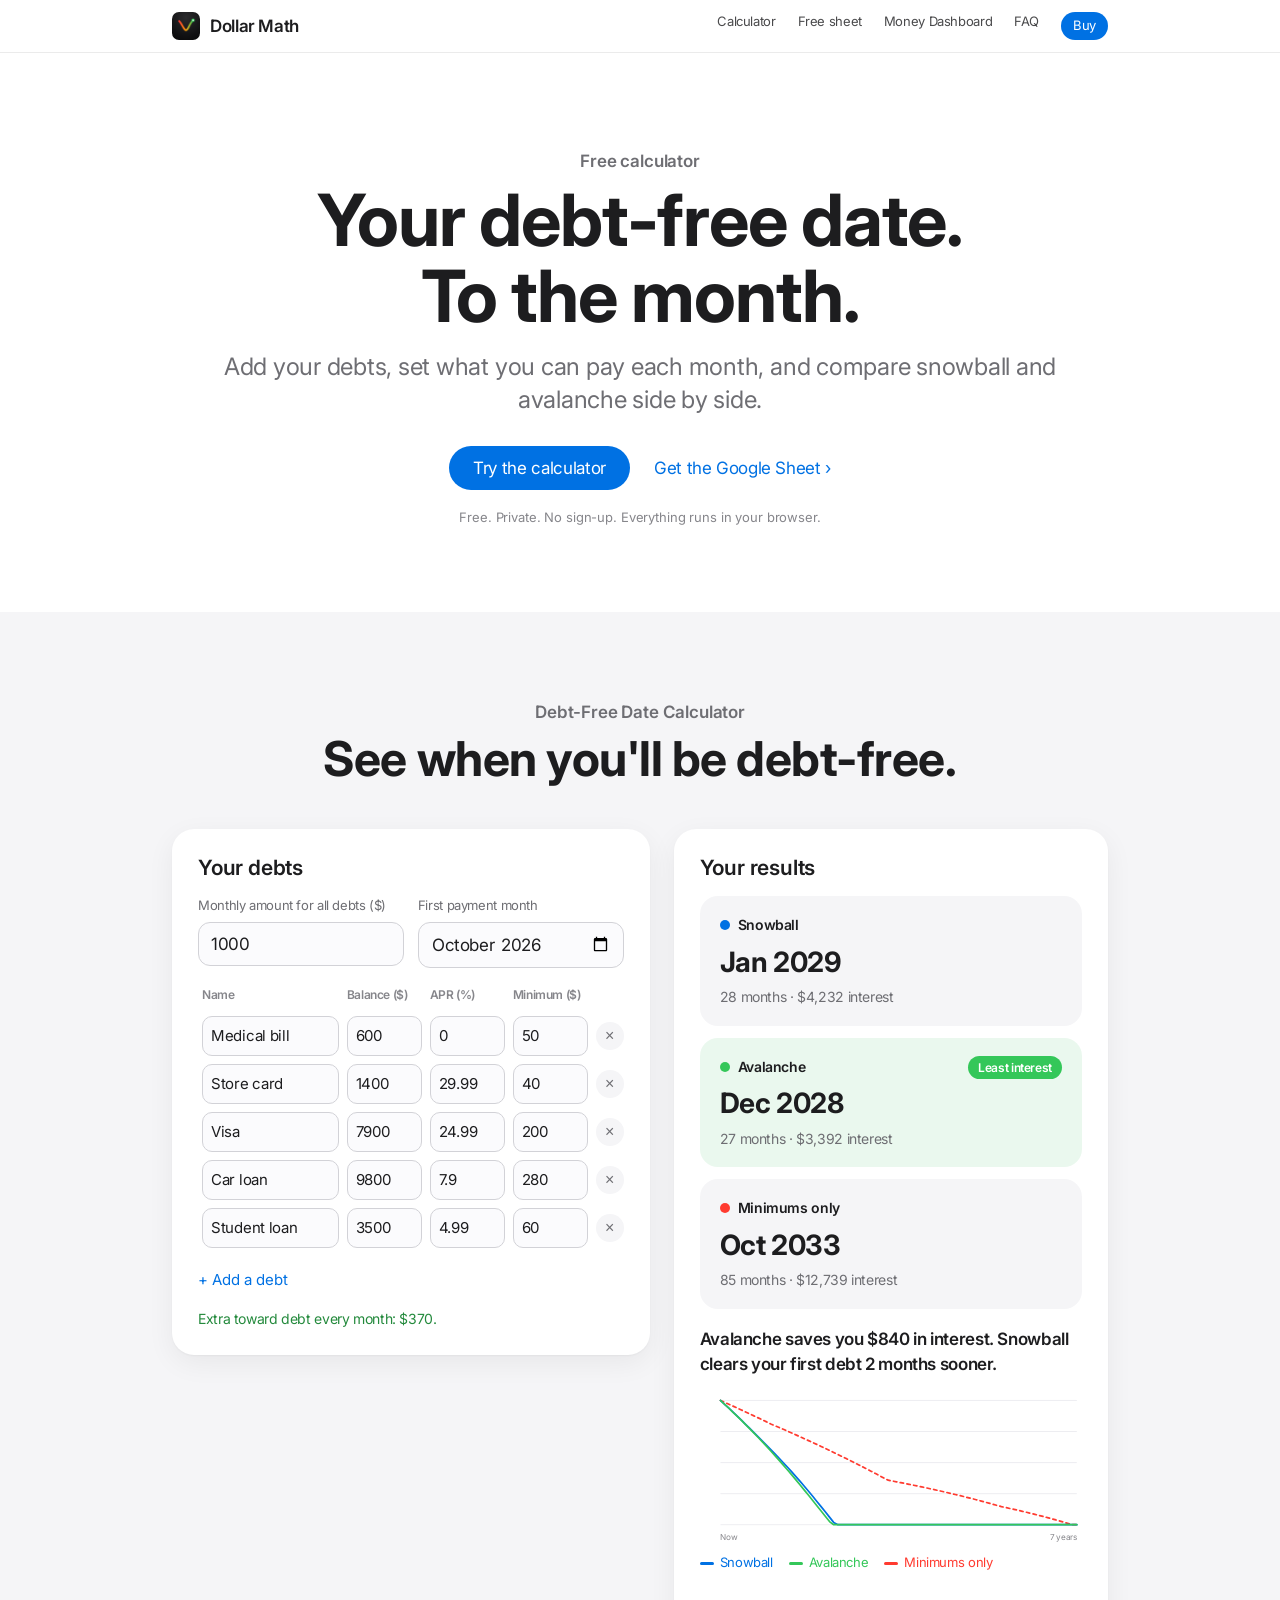
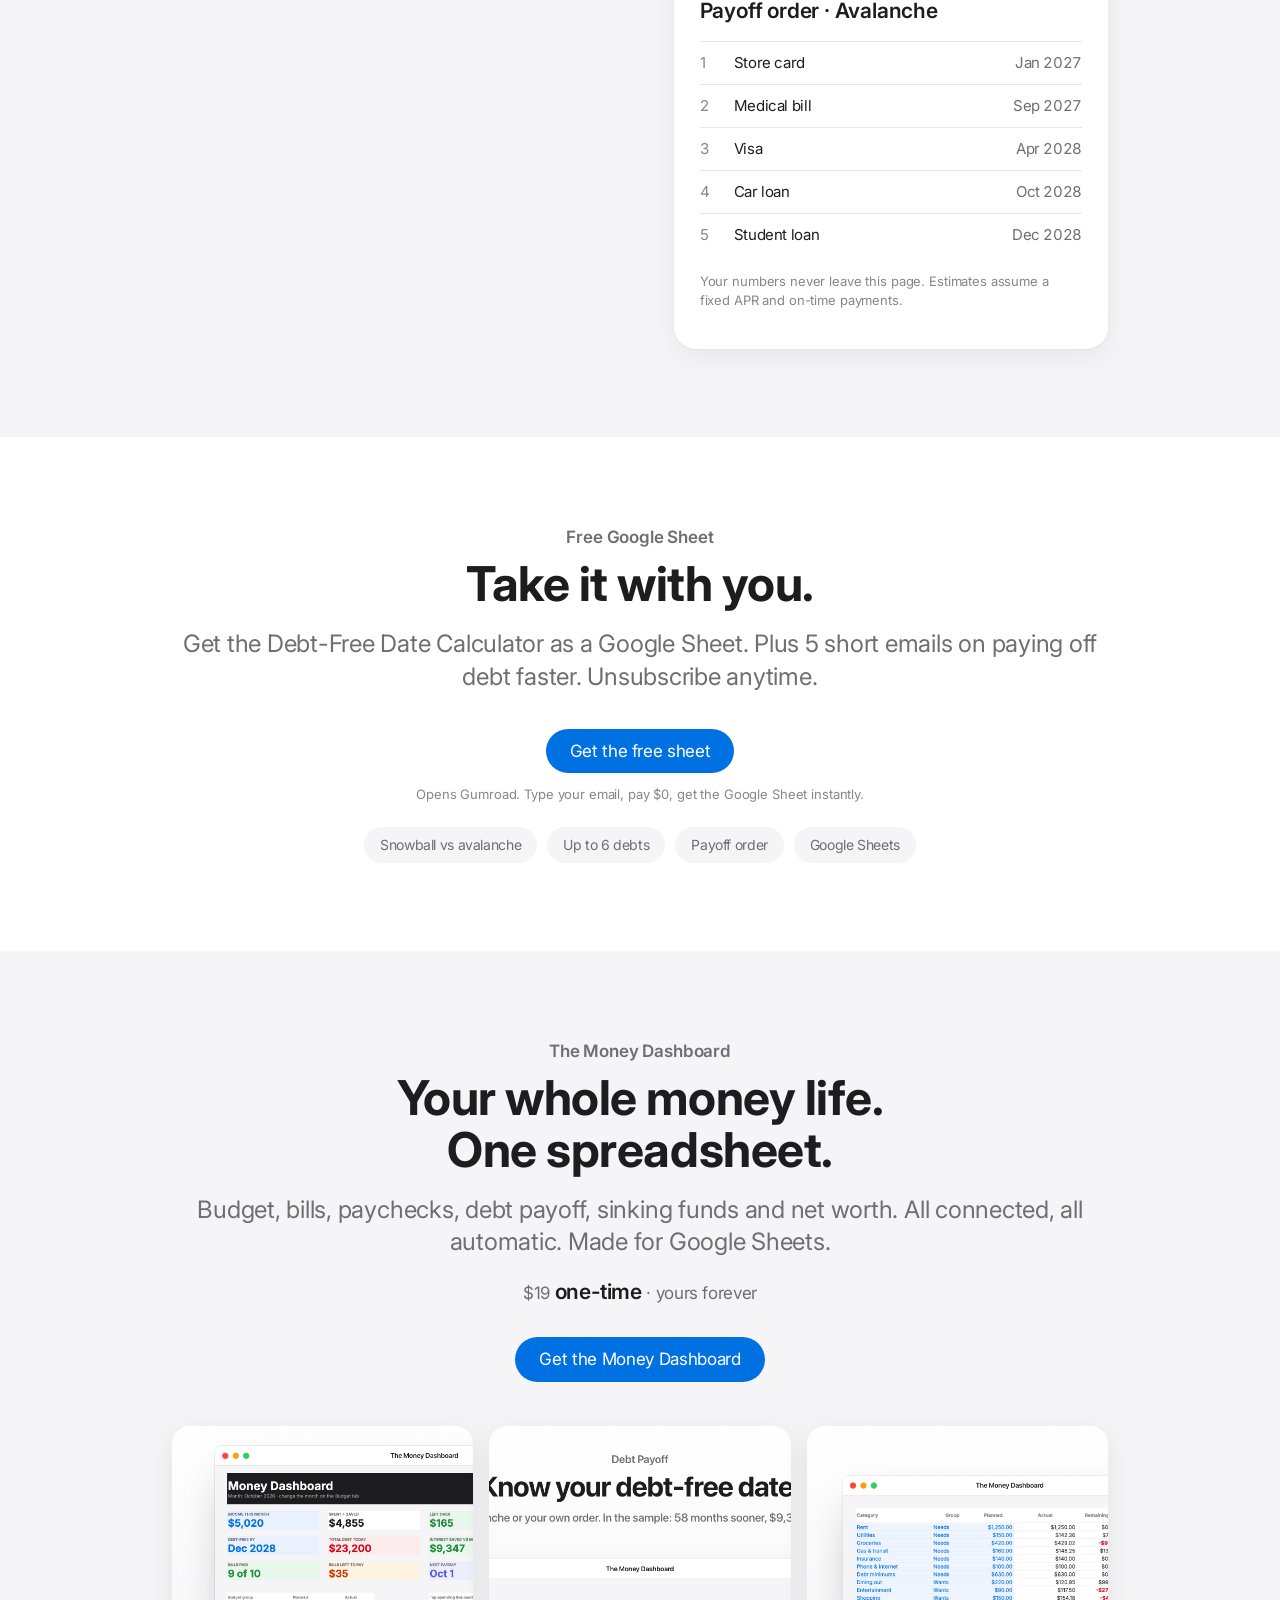
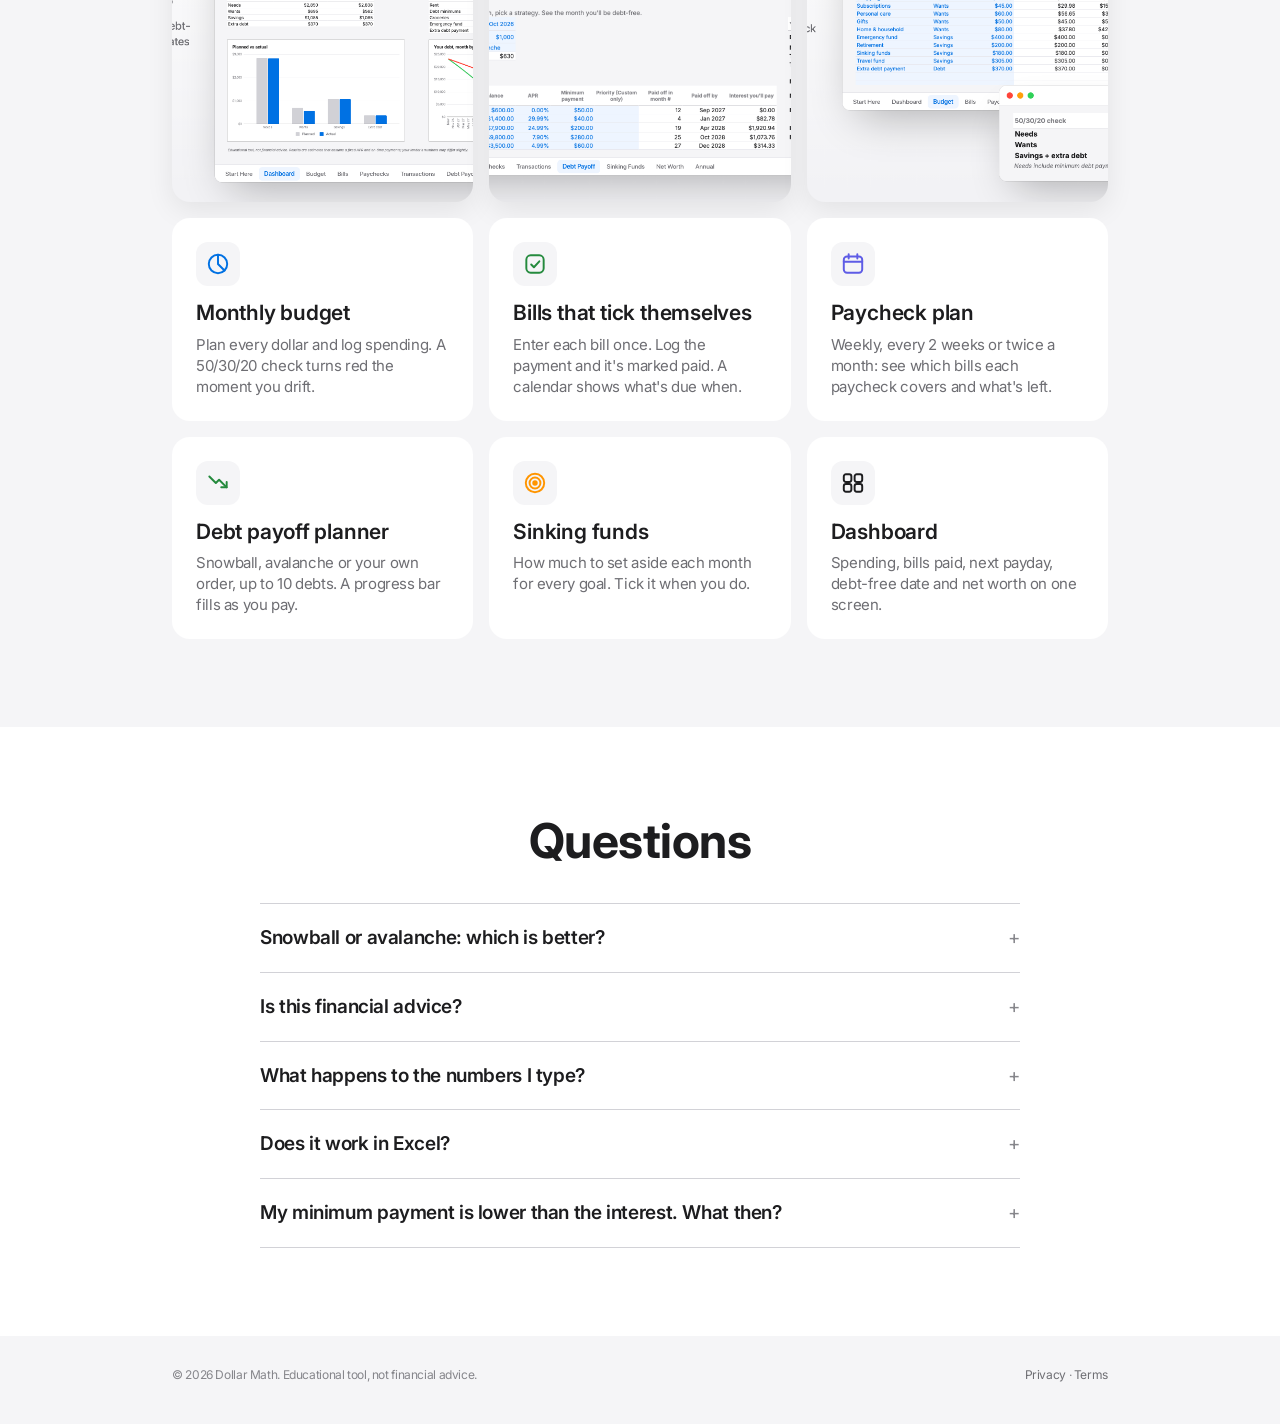
<file: index.html>
<!doctype html>
<html lang="en">
<head>
  <meta charset="utf-8">
  <meta name="viewport" content="width=device-width, initial-scale=1">
  <title>Dollar Math · Your debt-free date, to the month</title>
  <meta name="description" content="Free debt payoff calculator: compare snowball and avalanche, see your exact debt-free month, total interest and payoff order. Private, no sign-up.">
  <meta property="og:title" content="Your debt-free date, to the month">
  <meta property="og:description" content="Free calculator: snowball vs avalanche, side by side. Private, no sign-up.">
  <meta property="og:image" content="https://exeslam.github.io/dollarmath/assets/og.png">
  <meta property="og:type" content="website">
  <meta property="og:url" content="https://exeslam.github.io/dollarmath/">
  <meta name="twitter:card" content="summary_large_image">
  <meta name="theme-color" content="#ffffff">
  <link rel="icon" href="assets/favicon.png">
  <link rel="apple-touch-icon" href="assets/avatar.png">
  <link rel="preconnect" href="https://fonts.googleapis.com">
  <link href="https://fonts.googleapis.com/css2?family=Inter:wght@400;600;700&display=swap" rel="stylesheet">
  <link rel="stylesheet" href="styles.css">
</head>
<body>
  <header class="nav">
    <div class="wrap">
      <a class="brand" href="index.html"><img src="assets/avatar.png" alt="">Dollar Math</a>
      <nav>
        <a href="#calculator">Calculator</a>
        <a href="#free">Free sheet</a>
        <a href="#dashboard">Money Dashboard</a>
        <a href="#faq">FAQ</a>
        <a class="buy" data-link="paid" href="#dashboard">Buy</a>
      </nav>
    </div>
  </header>

  <main>
    <section class="hero">
      <div class="wrap">
        <p class="eyebrow">Free calculator</p>
        <h1>Your debt-free date.<br>To the month.</h1>
        <p class="lead">Add your debts, set what you can pay each month, and compare snowball and avalanche side by side.</p>
        <div class="btns">
          <a class="btn" href="#calculator">Try the calculator</a>
          <a class="link-more" href="#free">Get the Google Sheet</a>
        </div>
        <p class="small">Free. Private. No sign-up. Everything runs in your browser.</p>
      </div>
    </section>

    <section class="alt" id="calculator">
      <div class="wrap">
        <div class="center">
          <p class="eyebrow">Debt-Free Date Calculator</p>
          <h2>See when you'll be debt-free.</h2>
        </div>
        <div class="calc">
          <div class="card">
            <h3>Your debts</h3>
            <div class="row2">
              <label class="f">Monthly amount for all debts ($)<input id="budget" type="number" inputmode="decimal" min="0" step="10"></label>
              <label class="f">First payment month<input id="start" type="month"></label>
            </div>
            <table class="debts" id="debts">
              <colgroup><col class="c-name"><col><col><col><col class="x"></colgroup>
              <thead><tr><th>Name</th><th>Balance ($)</th><th>APR (%)</th><th>Minimum ($)</th><th class="x"></th></tr></thead>
              <tbody></tbody>
            </table>
            <button class="add" id="add" type="button">+ Add a debt</button>
            <div class="warn" id="warn" role="status"></div>
          </div>
          <div class="card">
            <h3>Your results</h3>
            <div class="results" id="results"></div>
            <p class="verdict" id="verdict"></p>
            <div class="chart" id="chart"></div>
            <div class="legend"><span style="color:#0071e3">Snowball</span><span style="color:#34c759">Avalanche</span><span style="color:#ff3b30">Minimums only</span></div>
            <h3 style="margin-top:26px" id="orderTitle">Payoff order</h3>
            <ol class="order" id="order"></ol>
            <p class="small privacy-note">Your numbers never leave this page. Estimates assume a fixed APR and on-time payments.</p>
          </div>
        </div>
      </div>
    </section>

    <section id="free">
      <div class="wrap center">
        <p class="eyebrow">Free Google Sheet</p>
        <h2>Take it with you.</h2>
        <p class="lead">Get the Debt-Free Date Calculator as a Google Sheet. Plus 5 short emails on paying off debt faster. Unsubscribe anytime.</p>
        <div class="capture" id="capture"></div>
        <div class="pill-list"><span>Snowball vs avalanche</span><span>Up to 6 debts</span><span>Payoff order</span><span>Google Sheets</span></div>
      </div>
    </section>

    <section class="alt" id="dashboard">
      <div class="wrap">
        <div class="product-head">
          <p class="eyebrow">The Money Dashboard</p>
          <h2>Your whole money life.<br>One spreadsheet.</h2>
          <p class="lead">Budget, bills, paychecks, debt payoff, sinking funds and net worth. All connected, all automatic. Made for Google Sheets.</p>
          <p class="price"><span data-price>$19</span> one-time <span>· yours forever</span></p>
          <div class="btns" style="justify-content:center"><a class="btn" data-link="paid" href="#">Get the Money Dashboard</a></div>
        </div>
        <div class="shots">
          <img src="assets/preview-dashboard.png" alt="Money Dashboard: monthly overview">
          <img src="assets/preview-debt.png" alt="Debt payoff planner with snowball and avalanche">
          <img src="assets/preview-budget.png" alt="Monthly budget with 50/30/20 check">
        </div>
        <div class="features">
          <div class="feature"><div class="ic"><svg viewBox="0 0 24 24" fill="none" stroke="#0071e3" stroke-width="1.8" stroke-linecap="round"><circle cx="12" cy="12" r="8.5"/><path d="M12 3.5V12l6 6"/></svg></div><h3>Monthly budget</h3><p>Plan every dollar and log spending. A 50/30/20 check turns red the moment you drift.</p></div>
          <div class="feature"><div class="ic"><svg viewBox="0 0 24 24" fill="none" stroke="#248a3d" stroke-width="1.8" stroke-linecap="round" stroke-linejoin="round"><rect x="4" y="4" width="16" height="16" rx="4"/><path d="M8.5 12.5l2.5 2.5 5-5.5"/></svg></div><h3>Bills that tick themselves</h3><p>Enter each bill once. Log the payment and it's marked paid. A calendar shows what's due when.</p></div>
          <div class="feature"><div class="ic"><svg viewBox="0 0 24 24" fill="none" stroke="#5e5ce6" stroke-width="1.8" stroke-linecap="round" stroke-linejoin="round"><rect x="3.5" y="5" width="17" height="15" rx="3"/><path d="M3.5 10h17M8 3v4M16 3v4"/></svg></div><h3>Paycheck plan</h3><p>Weekly, every 2 weeks or twice a month: see which bills each paycheck covers and what's left.</p></div>
          <div class="feature"><div class="ic"><svg viewBox="0 0 24 24" fill="none" stroke="#248a3d" stroke-width="1.8" stroke-linecap="round" stroke-linejoin="round"><path d="M4 6l6 6 3-3 7 7"/><path d="M15 16h5v-5"/></svg></div><h3>Debt payoff planner</h3><p>Snowball, avalanche or your own order, up to 10 debts. A progress bar fills as you pay.</p></div>
          <div class="feature"><div class="ic"><svg viewBox="0 0 24 24" fill="none" stroke="#ff9500" stroke-width="1.8"><circle cx="12" cy="12" r="8.5"/><circle cx="12" cy="12" r="5"/><circle cx="12" cy="12" r="1.6" fill="#ff9500"/></svg></div><h3>Sinking funds</h3><p>How much to set aside each month for every goal. Tick it when you do.</p></div>
          <div class="feature"><div class="ic"><svg viewBox="0 0 24 24" fill="none" stroke="#1d1d1f" stroke-width="1.8" stroke-linejoin="round"><rect x="3.5" y="4" width="7" height="7" rx="2"/><rect x="13.5" y="4" width="7" height="7" rx="2"/><rect x="3.5" y="13" width="7" height="7" rx="2"/><rect x="13.5" y="13" width="7" height="7" rx="2"/></svg></div><h3>Dashboard</h3><p>Spending, bills paid, next payday, debt-free date and net worth on one screen.</p></div>
        </div>
      </div>
    </section>

    <section id="faq">
      <div class="wrap">
        <h2 class="center">Questions</h2>
        <div class="faq">
          <details><summary>Snowball or avalanche: which is better?</summary><p>Avalanche (highest APR first) usually costs less interest. Snowball (smallest balance first) pays off your first debt sooner, which keeps many people going. The calculator shows both, so you can see the real difference for your numbers and pick the one you'll stick with.</p></details>
          <details><summary>Is this financial advice?</summary><p>No. Dollar Math makes educational tools. Results are estimates that assume a fixed APR and on-time payments; your lender's numbers may differ slightly. For advice about your situation, talk to a qualified professional.</p></details>
          <details><summary>What happens to the numbers I type?</summary><p>Nothing leaves your device. The calculator runs entirely in your browser. The spreadsheets live in your own Google Drive.</p></details>
          <details><summary>Does it work in Excel?</summary><p>No. Both spreadsheets are made for Google Sheets, which is free with a Google account and also runs in the Google Sheets app on your phone. They use Google-only features, like checkboxes and in-cell progress bars.</p></details>
          <details><summary>My minimum payment is lower than the interest. What then?</summary><p>Then that debt grows on minimum payments alone, and the calculator shows 30+ years. Paying anything extra each month fixes it. The calculator shows by how much.</p></details>
        </div>
      </div>
    </section>
  </main>

  <footer>
    <div class="wrap">
      <span>© 2026 Dollar Math. Educational tool, not financial advice.</span>
      <span><a href="privacy.html">Privacy</a> · <a href="terms.html">Terms</a></span>
    </div>
  </footer>

  <script src="config.js"></script>
  <script src="engine.js"></script>
  <script src="app.js"></script>
</body>
</html>
</file>
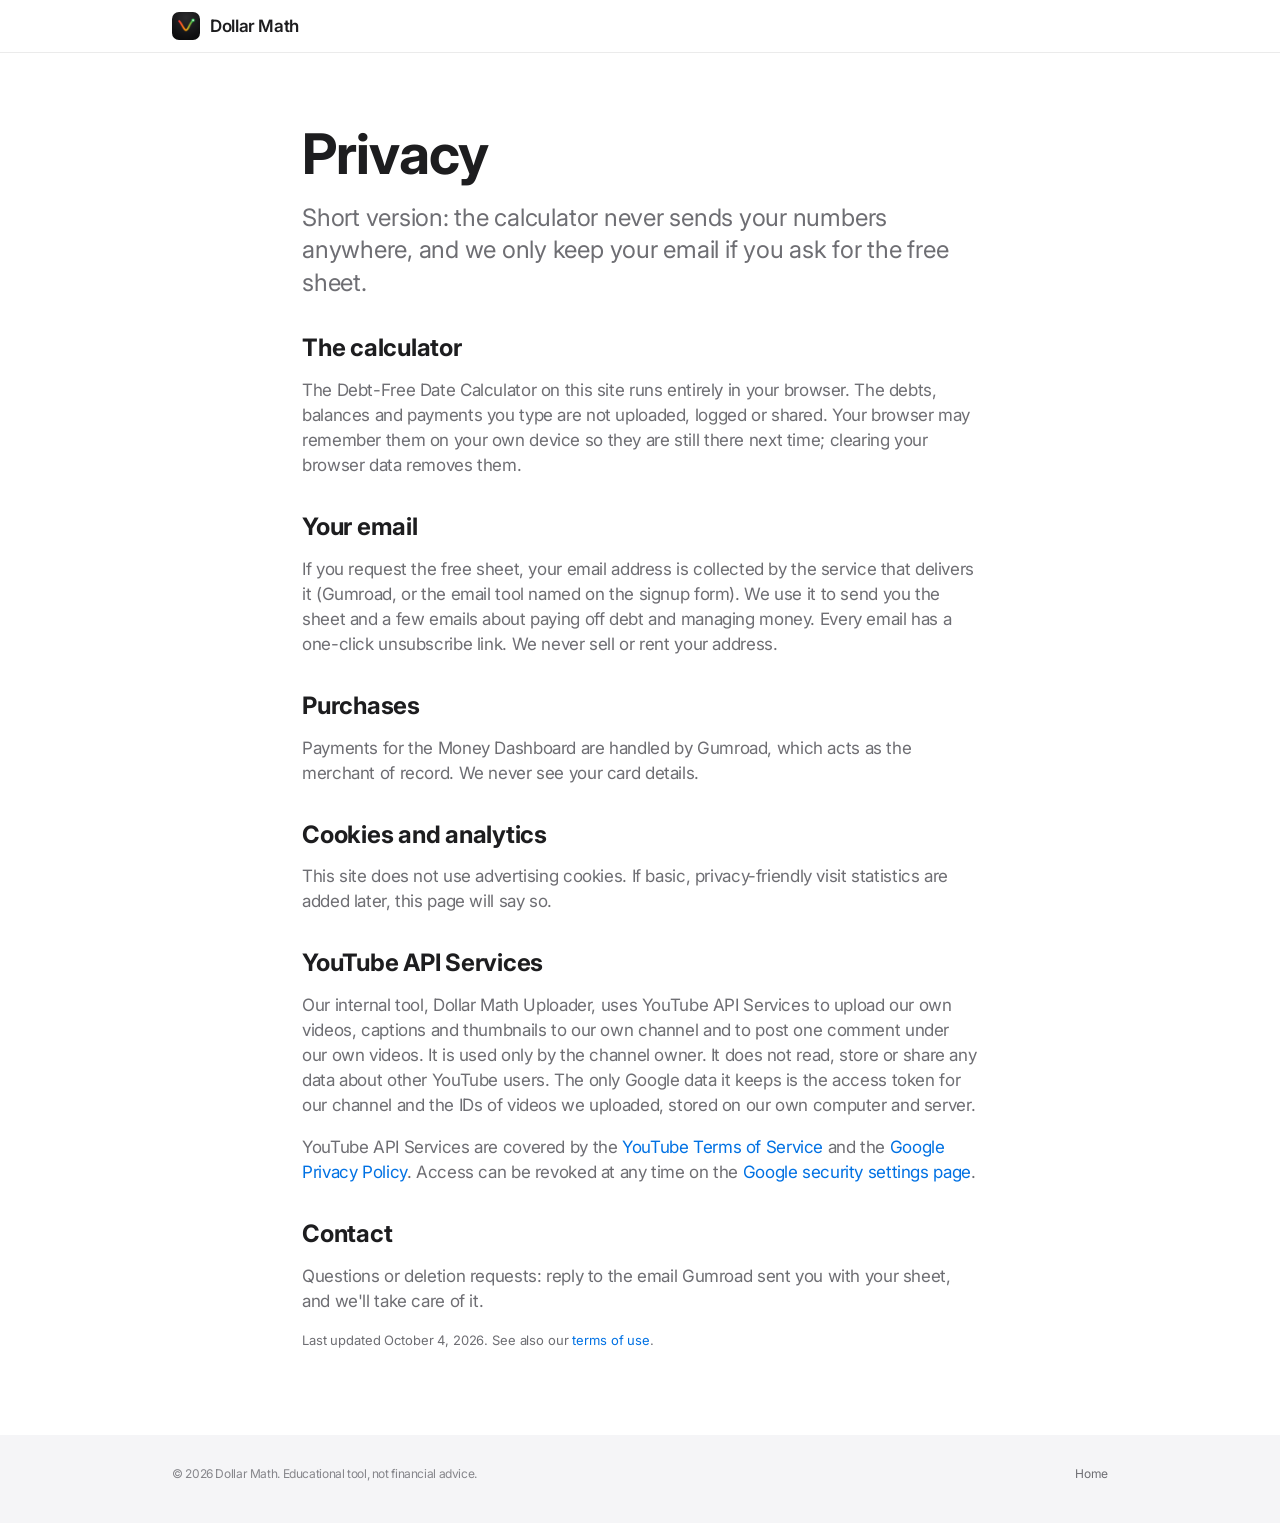
<file: privacy.html>
<!doctype html>
<html lang="en">
<head>
  <meta charset="utf-8">
  <meta name="viewport" content="width=device-width, initial-scale=1">
  <title>Privacy · Dollar Math</title>
  <link rel="icon" href="assets/favicon.png">
  <link href="https://fonts.googleapis.com/css2?family=Inter:wght@400;600;700&display=swap" rel="stylesheet">
  <link rel="stylesheet" href="styles.css">
</head>
<body>
  <header class="nav"><div class="wrap"><a class="brand" href="index.html"><img src="assets/avatar.png" alt="">Dollar Math</a></div></header>
  <main class="wrap page">
    <h1>Privacy</h1>
    <p class="lead">Short version: the calculator never sends your numbers anywhere, and we only keep your email if you ask for the free sheet.</p>
    <h2>The calculator</h2>
    <p>The Debt-Free Date Calculator on this site runs entirely in your browser. The debts, balances and payments you type are not uploaded, logged or shared. Your browser may remember them on your own device so they are still there next time; clearing your browser data removes them.</p>
    <h2>Your email</h2>
    <p>If you request the free sheet, your email address is collected by the service that delivers it (Gumroad, or the email tool named on the signup form). We use it to send you the sheet and a few emails about paying off debt and managing money. Every email has a one-click unsubscribe link. We never sell or rent your address.</p>
    <h2>Purchases</h2>
    <p>Payments for the Money Dashboard are handled by Gumroad, which acts as the merchant of record. We never see your card details.</p>
    <h2>Cookies and analytics</h2>
    <p>This site does not use advertising cookies. If basic, privacy-friendly visit statistics are added later, this page will say so.</p>
    <h2>YouTube API Services</h2>
    <p>Our internal tool, Dollar Math Uploader, uses YouTube API Services to upload our own videos, captions and thumbnails to our own channel and to post one comment under our own videos. It is used only by the channel owner. It does not read, store or share any data about other YouTube users. The only Google data it keeps is the access token for our channel and the IDs of videos we uploaded, stored on our own computer and server.</p>
    <p>YouTube API Services are covered by the <a href="https://www.youtube.com/t/terms">YouTube Terms of Service</a> and the <a href="https://policies.google.com/privacy">Google Privacy Policy</a>. Access can be revoked at any time on the <a href="https://security.google.com/settings/security/permissions">Google security settings page</a>.</p>
    <h2>Contact</h2>
    <p>Questions or deletion requests: reply to the email Gumroad sent you with your sheet, and we'll take care of it.</p>
    <p class="small">Last updated October 4, 2026. See also our <a href="terms.html">terms of use</a>.</p>
  </main>
  <footer><div class="wrap"><span>© 2026 Dollar Math. Educational tool, not financial advice.</span><span><a href="index.html">Home</a></span></div></footer>
  <script src="config.js"></script>
  <script>document.querySelectorAll("[data-link]").forEach(function(a){var h=(window.DM_CONFIG||{links:{}}).links[a.getAttribute("data-link")];if(h)a.href=h;});</script>
</body>
</html>
</file>
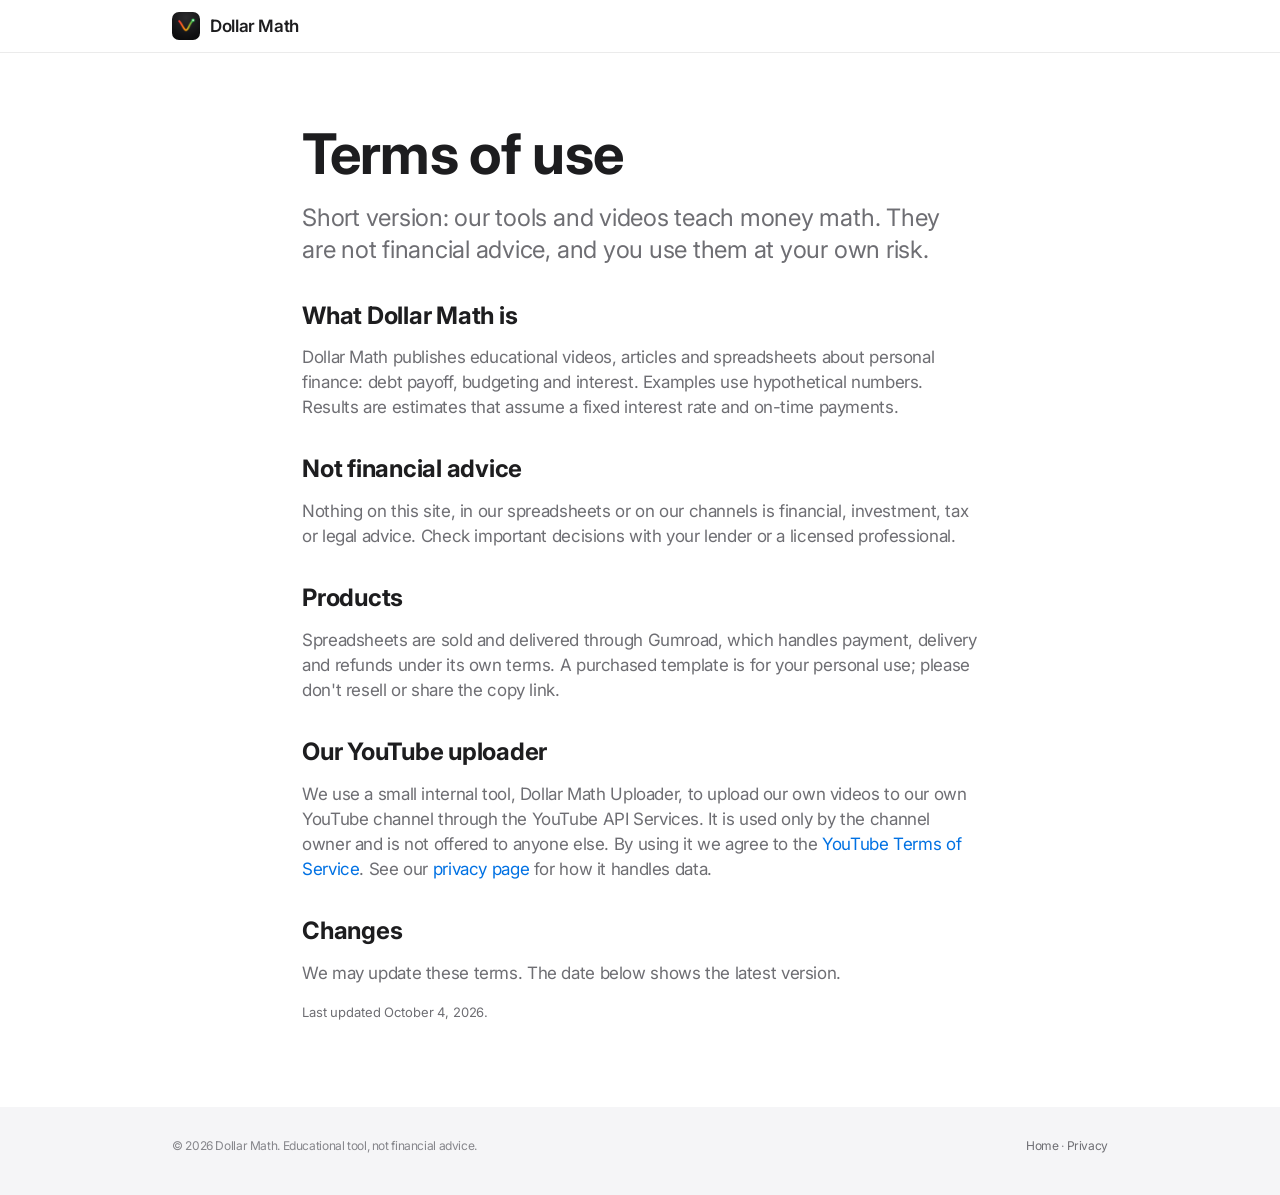
<file: terms.html>
<!doctype html>
<html lang="en">
<head>
  <meta charset="utf-8">
  <meta name="viewport" content="width=device-width, initial-scale=1">
  <title>Terms · Dollar Math</title>
  <link rel="icon" href="assets/favicon.png">
  <link href="https://fonts.googleapis.com/css2?family=Inter:wght@400;600;700&display=swap" rel="stylesheet">
  <link rel="stylesheet" href="styles.css">
</head>
<body>
  <header class="nav"><div class="wrap"><a class="brand" href="index.html"><img src="assets/avatar.png" alt="">Dollar Math</a></div></header>
  <main class="wrap page">
    <h1>Terms of use</h1>
    <p class="lead">Short version: our tools and videos teach money math. They are not financial advice, and you use them at your own risk.</p>
    <h2>What Dollar Math is</h2>
    <p>Dollar Math publishes educational videos, articles and spreadsheets about personal finance: debt payoff, budgeting and interest. Examples use hypothetical numbers. Results are estimates that assume a fixed interest rate and on-time payments.</p>
    <h2>Not financial advice</h2>
    <p>Nothing on this site, in our spreadsheets or on our channels is financial, investment, tax or legal advice. Check important decisions with your lender or a licensed professional.</p>
    <h2>Products</h2>
    <p>Spreadsheets are sold and delivered through Gumroad, which handles payment, delivery and refunds under its own terms. A purchased template is for your personal use; please don't resell or share the copy link.</p>
    <h2>Our YouTube uploader</h2>
    <p>We use a small internal tool, Dollar Math Uploader, to upload our own videos to our own YouTube channel through the YouTube API Services. It is used only by the channel owner and is not offered to anyone else. By using it we agree to the <a href="https://www.youtube.com/t/terms">YouTube Terms of Service</a>. See our <a href="privacy.html">privacy page</a> for how it handles data.</p>
    <h2>Changes</h2>
    <p>We may update these terms. The date below shows the latest version.</p>
    <p class="small">Last updated October 4, 2026.</p>
  </main>
  <footer><div class="wrap"><span>© 2026 Dollar Math. Educational tool, not financial advice.</span><span><a href="index.html">Home</a> · <a href="privacy.html">Privacy</a></span></div></footer>
</body>
</html>
</file>
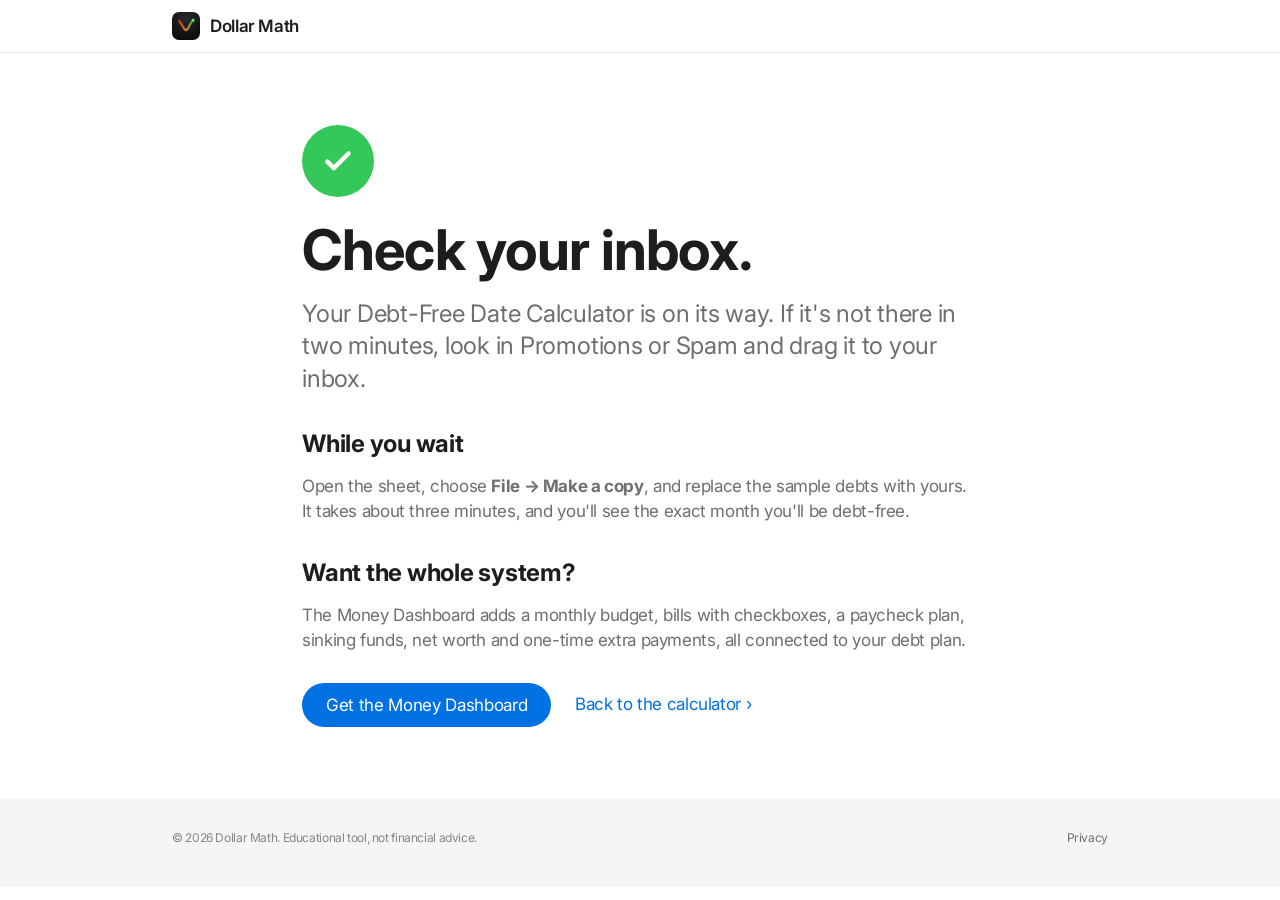
<file: thanks.html>
<!doctype html>
<html lang="en">
<head>
  <meta charset="utf-8">
  <meta name="viewport" content="width=device-width, initial-scale=1">
  <title>Check your inbox · Dollar Math</title>
  <meta name="robots" content="noindex">
  <link rel="icon" href="assets/favicon.png">
  <link href="https://fonts.googleapis.com/css2?family=Inter:wght@400;600;700&display=swap" rel="stylesheet">
  <link rel="stylesheet" href="styles.css">
</head>
<body>
  <header class="nav"><div class="wrap"><a class="brand" href="index.html"><img src="assets/avatar.png" alt="">Dollar Math</a></div></header>
  <main class="wrap page">
    <div class="check"><svg width="36" height="36" viewBox="0 0 24 24" fill="none" stroke="#fff" stroke-width="3" stroke-linecap="round" stroke-linejoin="round"><path d="M5 12.5l4.2 4.2L19 7"/></svg></div>
    <h1>Check your inbox.</h1>
    <p class="lead">Your Debt-Free Date Calculator is on its way. If it's not there in two minutes, look in Promotions or Spam and drag it to your inbox.</p>
    <h2>While you wait</h2>
    <p>Open the sheet, choose <b>File → Make a copy</b>, and replace the sample debts with yours. It takes about three minutes, and you'll see the exact month you'll be debt-free.</p>
    <h2>Want the whole system?</h2>
    <p>The Money Dashboard adds a monthly budget, bills with checkboxes, a paycheck plan, sinking funds, net worth and one-time extra payments, all connected to your debt plan.</p>
    <div class="btns"><a class="btn" data-link="paid" href="#">Get the Money Dashboard</a><a class="link-more" href="index.html#calculator">Back to the calculator</a></div>
  </main>
  <footer><div class="wrap"><span>© 2026 Dollar Math. Educational tool, not financial advice.</span><span><a href="privacy.html">Privacy</a></span></div></footer>
  <script src="config.js"></script>
  <script>document.querySelectorAll("[data-link]").forEach(function(a){var h=(window.DM_CONFIG||{links:{}}).links[a.getAttribute("data-link")];if(h)a.href=h;});</script>
</body>
</html>
</file>
<file: styles.css>
/* Dollar Math · site styles. Apple-style (user decision 2026-09-30): white and #F5F5F7 sections,
   system font (SF on Apple devices, Inter elsewhere), one blue accent, green = good, red = debt/interest. */
:root {
  --bg: #ffffff;
  --bg2: #f5f5f7;
  --ink: #1d1d1f;
  --ink2: #6e6e73;
  --ink3: #86868b;
  --line: #d2d2d7;
  --hair: #e5e5ea;
  --blue: #0071e3;
  --blue-h: #0077ed;
  --green: #248a3d;
  --green-f: #34c759;
  --red: #d70015;
  --red-f: #ff3b30;
  --card: #ffffff;
  --radius: 22px;
  --font: -apple-system, BlinkMacSystemFont, "SF Pro Display", "SF Pro Text", "Inter", "Helvetica Neue", Arial, sans-serif;
}
* { box-sizing: border-box; }
html { -webkit-text-size-adjust: 100%; scroll-behavior: smooth; }
body { margin: 0; background: var(--bg); color: var(--ink); font-family: var(--font); font-size: 17px; line-height: 1.47;
  letter-spacing: -0.022em; -webkit-font-smoothing: antialiased; overflow-x: hidden; }
a { color: var(--blue); text-decoration: none; }
a:hover { text-decoration: underline; }
img { max-width: 100%; display: block; }
.wrap { max-width: 980px; margin: 0 auto; padding: 0 22px; }

/* nav */
.nav { position: sticky; top: 0; z-index: 50; background: rgba(255, 255, 255, 0.8); backdrop-filter: saturate(180%) blur(20px);
  -webkit-backdrop-filter: saturate(180%) blur(20px); border-bottom: 1px solid rgba(0, 0, 0, 0.08); }
.nav .wrap { height: 52px; display: flex; align-items: center; gap: 22px; }
.brand { display: flex; align-items: center; gap: 10px; color: var(--ink); font-weight: 600; font-size: 17px; }
.brand img { width: 28px; height: 28px; border-radius: 7px; }
.brand:hover { text-decoration: none; }
.nav nav { margin-left: auto; display: flex; gap: 22px; font-size: 13px; }
.nav nav a { color: var(--ink); opacity: 0.8; }
.nav nav a:hover { opacity: 1; text-decoration: none; }
.nav .buy { background: var(--blue); color: #fff; opacity: 1; border-radius: 980px; padding: 4px 12px; }
@media (max-width: 640px) { .nav nav a:not(.buy) { display: none; } }

/* type */
.eyebrow { font-size: 17px; font-weight: 600; color: var(--ink2); margin: 0 0 8px; letter-spacing: -0.01em; }
h1 { font-size: clamp(40px, 7vw, 72px); line-height: 1.05; letter-spacing: -0.015em; font-weight: 700; margin: 0; }
h2 { font-size: clamp(32px, 5vw, 48px); line-height: 1.08; letter-spacing: -0.01em; font-weight: 700; margin: 0; }
h3 { font-size: 21px; line-height: 1.2; font-weight: 600; margin: 0; letter-spacing: -0.01em; }
.lead { font-size: clamp(19px, 2.4vw, 24px); line-height: 1.35; color: var(--ink2); margin: 18px 0 0; letter-spacing: -0.01em; }
.muted { color: var(--ink2); }
.small { font-size: 13px; color: var(--ink3); letter-spacing: -0.01em; }

/* buttons */
.btns { display: flex; flex-wrap: wrap; gap: 14px 24px; align-items: center; margin-top: 30px; }
.btn { display: inline-block; background: var(--blue); color: #fff; border: 0; border-radius: 980px; padding: 12px 24px;
  font: 400 17px/1.2 var(--font); letter-spacing: -0.02em; cursor: pointer; }
.btn:hover { background: var(--blue-h); text-decoration: none; }
.link-more::after { content: " ›"; }

/* sections */
section { padding: 88px 0; }
.alt { background: var(--bg2); }
.center { text-align: center; }
.hero { padding: 96px 0 72px; text-align: center; }
.hero .btns { justify-content: center; }
.hero .small { margin-top: 18px; }

/* calculator */
.calc { display: grid; grid-template-columns: 1.1fr 1fr; gap: 24px; margin-top: 44px; align-items: start; }
@media (max-width: 860px) { .calc { grid-template-columns: 1fr; } }
.card { background: var(--card); border-radius: var(--radius); padding: 26px; box-shadow: 0 1px 2px rgba(0, 0, 0, 0.04), 0 8px 28px rgba(0, 0, 0, 0.06); min-width: 0; }
.card h3 { margin-bottom: 16px; }
.row2 { display: grid; grid-template-columns: 1fr 1fr; gap: 14px; margin-bottom: 18px; }
@media (max-width: 420px) { .row2 { grid-template-columns: 1fr; } }
label.f { display: block; font-size: 13px; color: var(--ink2); }
label.f input { margin-top: 6px; }
input, select { width: 100%; min-width: 0; font: 400 17px/1.2 var(--font); letter-spacing: -0.02em; color: var(--ink); background: #fbfbfd;
  border: 1px solid var(--line); border-radius: 12px; padding: 11px 12px; }
input:focus { outline: 0; border-color: var(--blue); box-shadow: 0 0 0 4px rgba(0, 113, 227, 0.16); }
.debts { width: 100%; border-collapse: collapse; table-layout: fixed; }
.debts th { font-size: 12px; font-weight: 600; color: var(--ink3); text-align: left; padding: 0 4px 8px; }
.debts td { padding: 4px; }
.debts td input { padding: 10px 8px; font-size: 15px; border-radius: 10px; }
.debts .x { width: 32px; }
.debts .x button { width: 28px; height: 28px; border-radius: 50%; border: 0; background: var(--bg2); color: var(--ink2); cursor: pointer; font-size: 16px; line-height: 28px; padding: 0; }
.debts col.c-name { width: 34%; }
.add { margin-top: 12px; background: none; border: 0; color: var(--blue); font: 400 15px var(--font); cursor: pointer; padding: 6px 0; }
.warn { margin-top: 14px; font-size: 14px; color: var(--red); min-height: 20px; }
.ok { color: var(--green); }

.results { display: grid; gap: 12px; }
.res { border-radius: 18px; padding: 18px 20px; background: var(--bg2); display: grid; grid-template-columns: 1fr auto; gap: 4px 14px; align-items: baseline; }
.res .name { font-size: 14px; font-weight: 600; display: flex; align-items: center; gap: 8px; }
.res .name i { width: 10px; height: 10px; border-radius: 50%; display: inline-block; }
.res .date { font-size: 28px; font-weight: 700; letter-spacing: -0.015em; grid-column: 1; }
.res .meta { font-size: 14px; color: var(--ink2); grid-column: 1 / -1; }
.res .tag { grid-row: 1; grid-column: 2; font-size: 12px; font-weight: 600; color: #fff; background: var(--green-f); border-radius: 980px; padding: 3px 10px; visibility: hidden; }
.res.best .tag { visibility: visible; }
.res.best { background: #eaf8ee; }
.verdict { font-size: 17px; font-weight: 600; margin: 18px 0 0; }
.chart { margin-top: 18px; }
.chart svg { width: 100%; height: auto; display: block; }
.legend { display: flex; gap: 16px; flex-wrap: wrap; font-size: 13px; color: var(--ink2); margin-top: 8px; }
.legend span::before { content: ""; display: inline-block; width: 14px; height: 3px; border-radius: 2px; margin-right: 6px; vertical-align: middle; background: currentColor; }
.order { margin: 18px 0 0; padding: 0; list-style: none; counter-reset: o; }
.order li { counter-increment: o; display: flex; justify-content: space-between; gap: 12px; padding: 10px 0; border-top: 1px solid var(--hair); font-size: 15px; }
.order li::before { content: counter(o); color: var(--ink3); width: 22px; flex: none; }
.order li span:first-of-type { flex: 1; }
.order li span:last-child { color: var(--ink2); font-variant-numeric: tabular-nums; }
.privacy-note { margin-top: 16px; }

/* free sheet */
.capture { max-width: 680px; margin: 36px auto 0; }
.capture form { display: flex; gap: 12px; margin-top: 8px; }
.capture form input { flex: 1; }
@media (max-width: 520px) { .capture form { flex-direction: column; } }
.pill-list { display: flex; flex-wrap: wrap; justify-content: center; gap: 10px; margin-top: 22px; }
.pill-list span { background: var(--bg2); border-radius: 980px; padding: 8px 16px; font-size: 14px; color: var(--ink2); }

/* product */
.product-head { text-align: center; }
.price { font-size: 21px; font-weight: 600; margin-top: 18px; }
.price span { color: var(--ink2); font-weight: 400; font-size: 17px; }
.shots { display: grid; grid-template-columns: repeat(3, 1fr); gap: 16px; margin-top: 44px; }
.shots img { border-radius: 18px; box-shadow: 0 8px 28px rgba(0, 0, 0, 0.08); background: #fff; aspect-ratio: 4 / 5; object-fit: cover; width: 100%; }
@media (max-width: 720px) { .shots { grid-template-columns: 1fr; } }
.features { display: grid; grid-template-columns: repeat(3, 1fr); gap: 16px; margin-top: 16px; }
@media (max-width: 860px) { .features { grid-template-columns: 1fr 1fr; } }
@media (max-width: 520px) { .features { grid-template-columns: 1fr; } }
.feature { background: #fff; border-radius: 18px; padding: 24px; }
.feature .ic { width: 44px; height: 44px; border-radius: 12px; background: var(--bg2); display: flex; align-items: center; justify-content: center; margin-bottom: 14px; }
.feature .ic svg { width: 26px; height: 26px; }
.feature p { margin: 8px 0 0; color: var(--ink2); font-size: 15px; line-height: 1.4; }

/* faq */
.faq { max-width: 760px; margin: 36px auto 0; }
.faq details { border-top: 1px solid var(--line); padding: 20px 0; }
.faq details:last-child { border-bottom: 1px solid var(--line); }
.faq summary { font-size: 19px; font-weight: 600; cursor: pointer; list-style: none; display: flex; justify-content: space-between; gap: 16px; }
.faq summary::after { content: "+"; color: var(--ink3); font-weight: 400; }
.faq details[open] summary::after { content: "−"; }
.faq p { color: var(--ink2); margin: 12px 0 0; }

/* footer */
footer { background: var(--bg2); padding: 30px 0 40px; font-size: 12px; color: var(--ink3); }
footer .wrap { display: flex; flex-wrap: wrap; gap: 10px 24px; justify-content: space-between; }
footer a { color: var(--ink2); }

/* simple pages */
.page { padding: 72px 22px; max-width: 720px; }
.page h1 { font-size: clamp(34px, 6vw, 56px); }
.page h2 { font-size: 24px; margin-top: 36px; }
.page p, .page li { color: var(--ink2); }
.check { width: 72px; height: 72px; border-radius: 50%; background: var(--green-f); display: flex; align-items: center; justify-content: center; margin-bottom: 24px; }

/* phones: every debt becomes a small card (name on top, three numbers below) */
@media (max-width: 600px) {
  .debts thead, .debts colgroup { display: none; }
  .debts, .debts tbody { display: block; }
  .debts tr { display: grid; grid-template-columns: 1fr 1fr 1fr 32px; gap: 8px; padding: 12px 0; border-bottom: 1px solid var(--hair); }
  .debts td { display: block; padding: 0; min-width: 0; }
  .debts td:first-child { grid-column: 1 / 4; }
  .debts td.x { grid-column: 4; grid-row: 1; align-self: center; }
  .debts td[data-l]::before { content: attr(data-l); display: block; font-size: 11px; color: var(--ink3); margin: 0 0 4px 2px; }
  .card { padding: 20px; }
}
</file>
